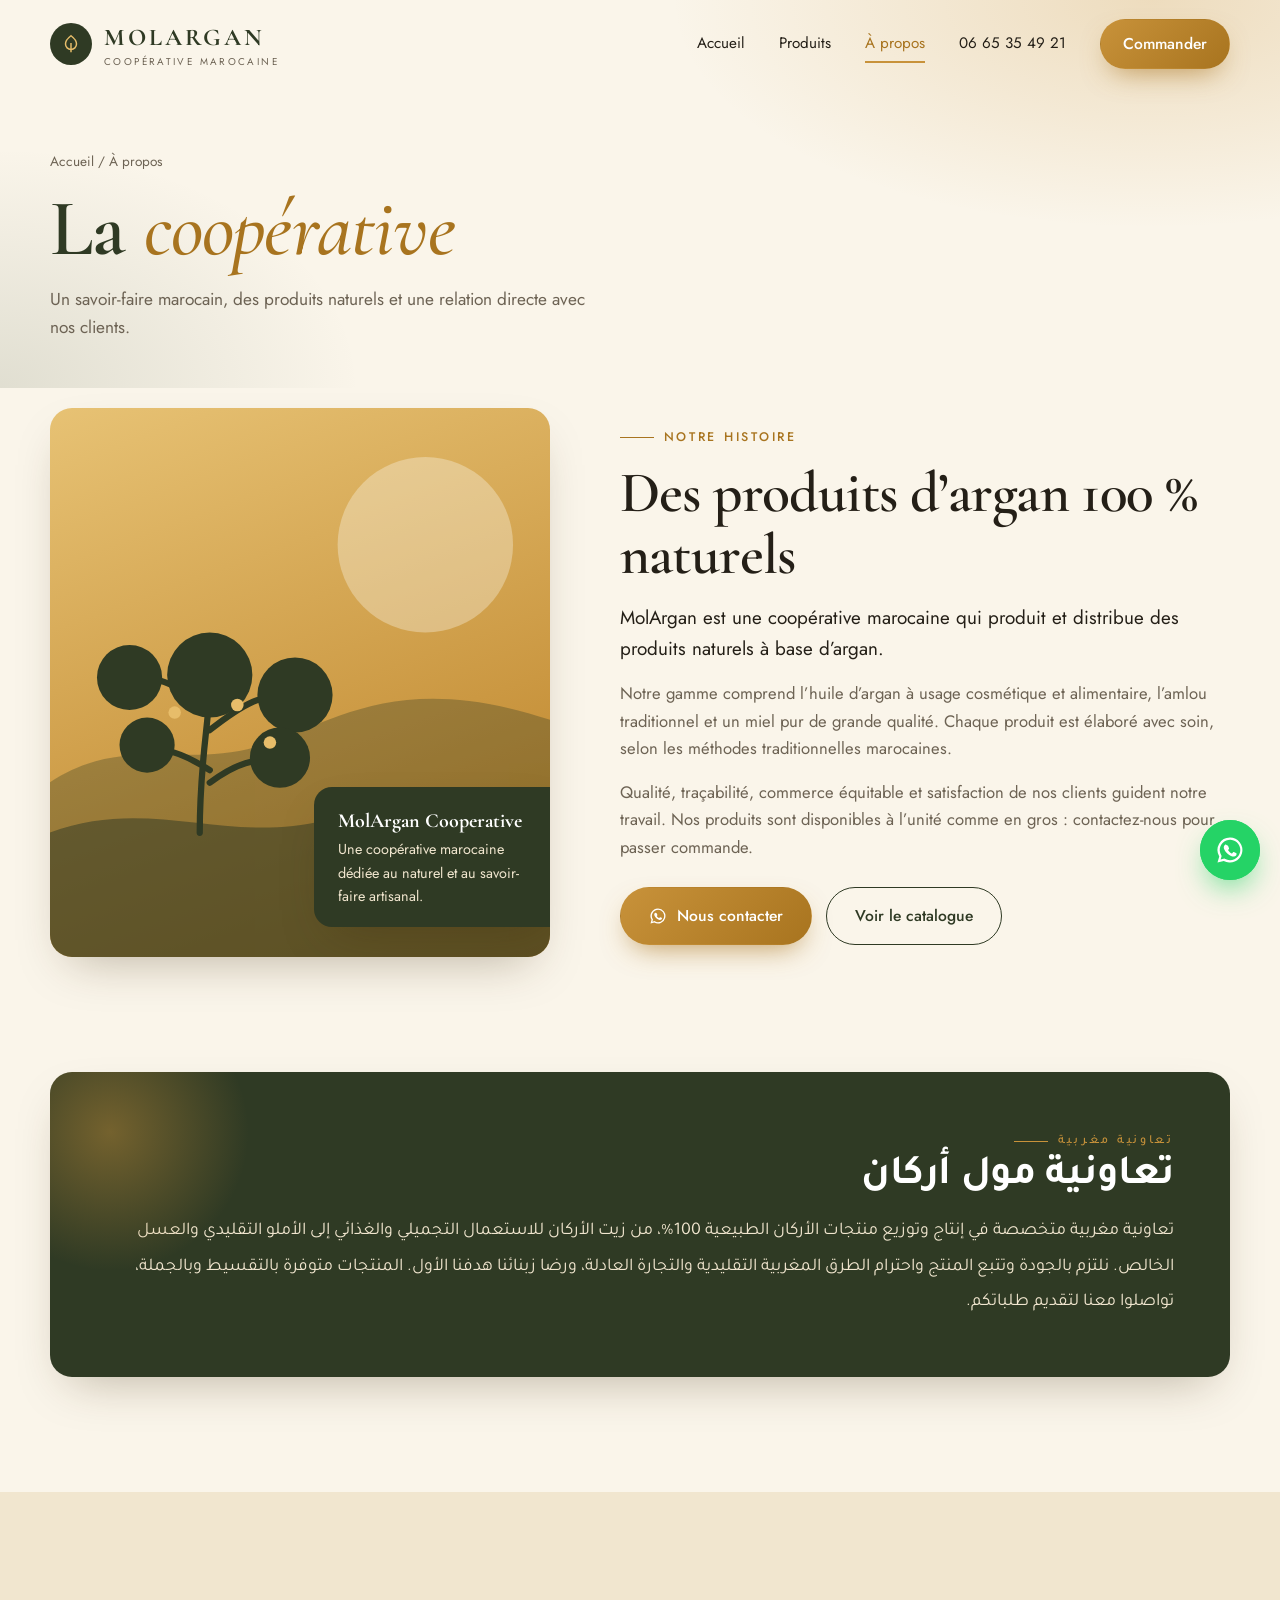
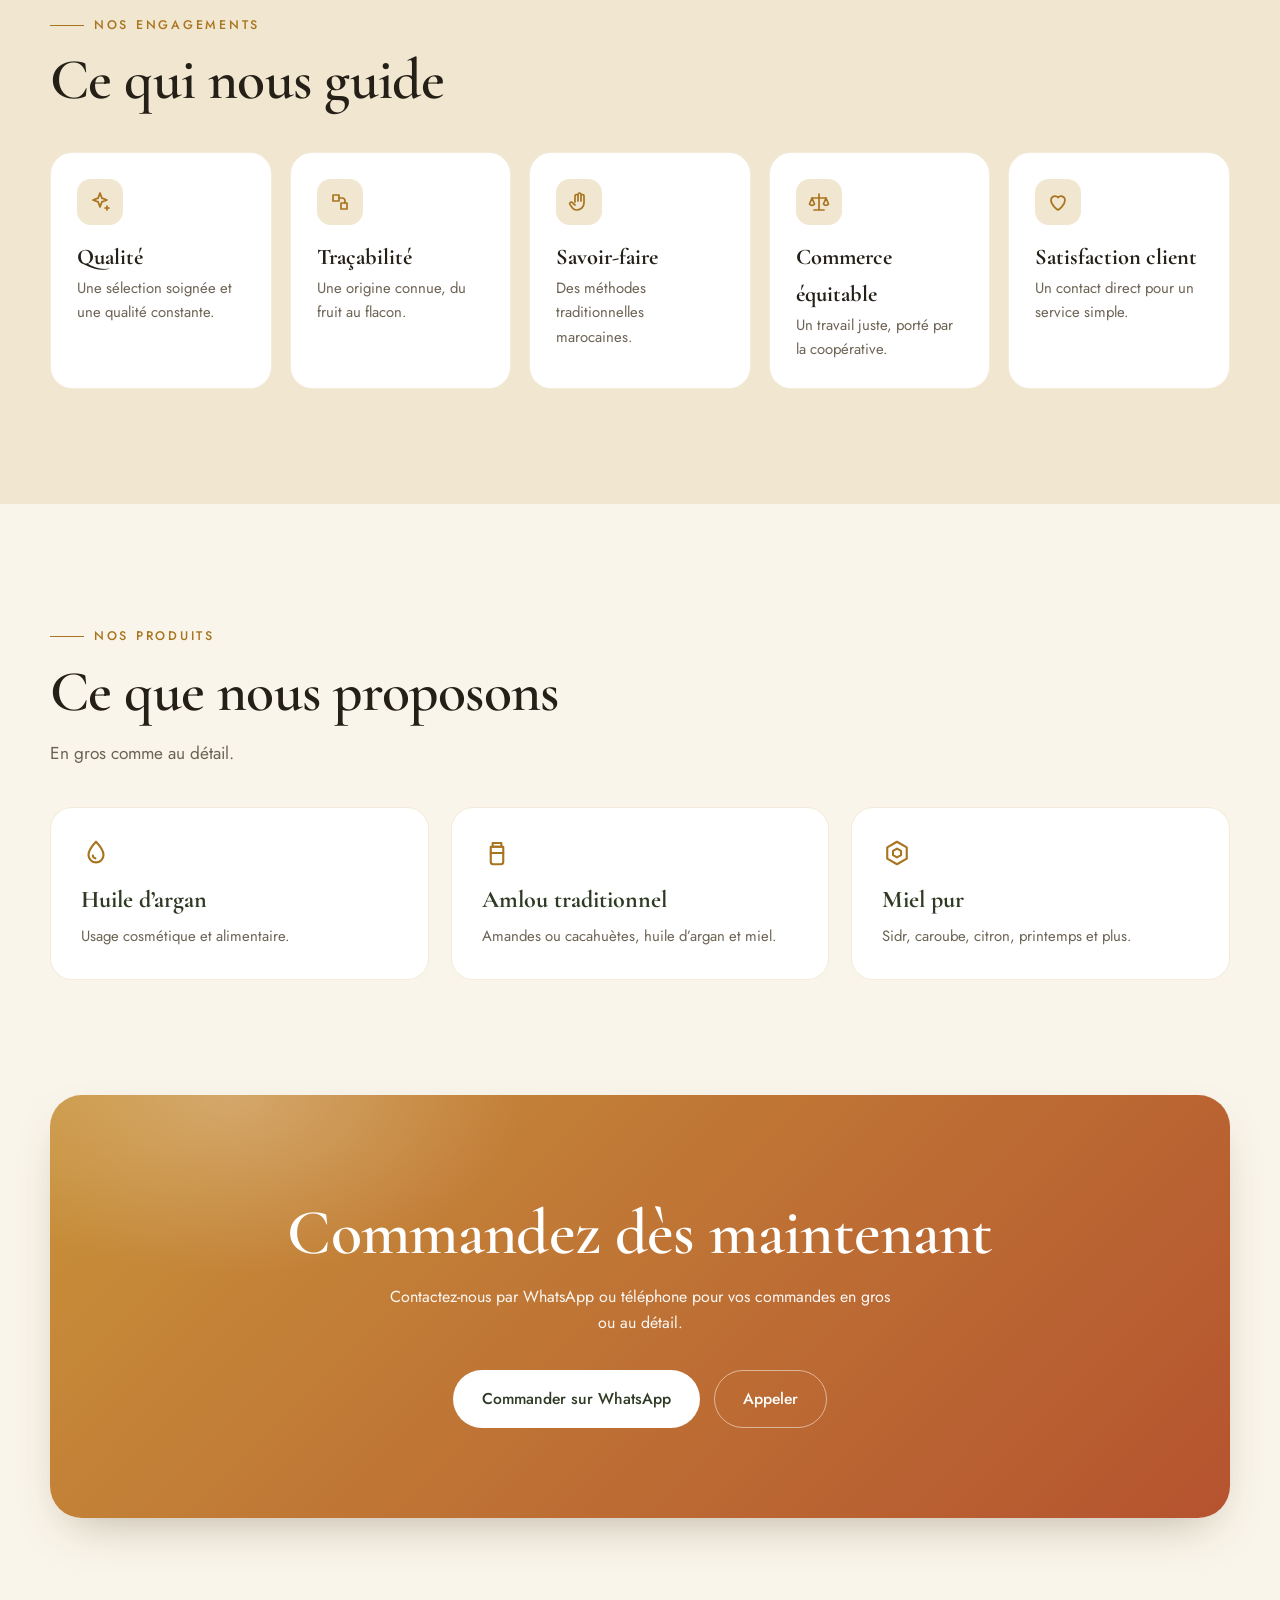
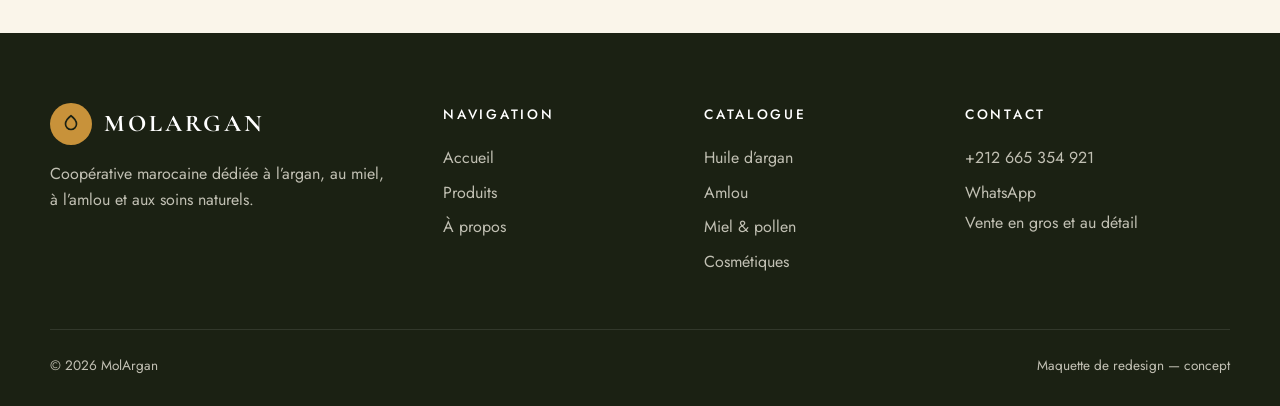
<file: about.html>
<!doctype html>
<html lang="fr">
<head>
<meta charset="utf-8">
<meta name="viewport" content="width=device-width, initial-scale=1, viewport-fit=cover">
<title>À propos — MolArgan</title>
<meta name="description" content="MolArgan, coopérative marocaine : produits d'argan 100&nbsp;% naturels, qualité, traçabilité et commerce équitable.">
<meta name="theme-color" content="#faf5ea">
<link rel="icon" type="image/svg+xml" href="assets/img/favicon.svg">
<link rel="preconnect" href="https://fonts.googleapis.com">
<link rel="preconnect" href="https://fonts.gstatic.com" crossorigin>
<link href="https://fonts.googleapis.com/css2?family=Cormorant+Garamond:ital,wght@0,500;0,600;0,700;1,500&family=Jost:wght@300;400;500;600&family=Tajawal:wght@400;500;700&display=swap" rel="stylesheet">
<link rel="stylesheet" href="assets/css/style.css">
</head>
<body data-page="about">
<script src="assets/js/icons.js"></script>
<div class="progress" id="progress"></div>

<header id="top">
  <div class="wrap nav">
    <a href="index.html" class="logo">
      <span class="logo-mark"><img src="assets/img/leaf-gold.svg" alt=""></span>
      <span><b>MOLARGAN</b><small>Coopérative marocaine</small></span>
    </a>
    <nav class="menu" id="menu" aria-label="Navigation principale">
      <a href="index.html">Accueil</a>
      <a href="produits.html">Produits</a>
      <a href="about.html" class="active">À propos</a>
      <a href="tel:+212665354921">06 65 35 49 21</a>
      <a class="btn btn-gold" href="https://wa.me/212665354921">Commander</a>
    </nav>
  </div>
</header>

<main>
<section class="page-head">
  <div class="wrap">
    <p class="crumb rv"><a href="index.html">Accueil</a> / À propos</p>
    <h1 class="rv" style="--d:.08s">La <em>coopérative</em></h1>
    <p class="lead rv" style="--d:.16s">Un savoir-faire marocain, des produits naturels et une relation directe avec nos clients.</p>
  </div>
</section>

<section>
  <div class="wrap story">
    <div class="visual rv left">
      <img src="assets/img/about-scene.svg" alt="Arganier marocain au coucher du soleil" loading="lazy">
      <div class="badge"><b>MolArgan Cooperative</b>Une coopérative marocaine dédiée au naturel et au savoir-faire artisanal.</div>
    </div>
    <div class="rv right">
      <span class="eyebrow">Notre histoire</span>
      <h2>Des produits d’argan 100&nbsp;% naturels</h2>
      <p class="lead">MolArgan est une coopérative marocaine qui produit et distribue des produits naturels à base d’argan.</p>
      <p>Notre gamme comprend l’huile d’argan à usage cosmétique et alimentaire, l’amlou traditionnel et un miel pur de grande qualité. Chaque produit est élaboré avec soin, selon les méthodes traditionnelles marocaines.</p>
      <p>Qualité, traçabilité, commerce équitable et satisfaction de nos clients guident notre travail. Nos produits sont disponibles à l’unité comme en gros : contactez-nous pour passer commande.</p>
      <div class="cta" style="margin-top:26px"><a class="btn btn-gold" href="https://wa.me/212665354921"><svg class="ic " aria-hidden="true"><use href="#i-wa"/></svg> Nous contacter</a><a class="btn btn-line" href="produits.html">Voir le catalogue</a></div>
    </div>
  </div>
</section>

<section style="padding-top:0">
  <div class="wrap">
    <div class="ar-card rv">
      <span class="eyebrow" style="color:var(--gold);flex-direction:row-reverse">تعاونية مغربية</span>
      <h2>تعاونية مول أركان</h2>
      <p>تعاونية مغربية متخصصة في إنتاج وتوزيع منتجات الأركان الطبيعية 100%، من زيت الأركان للاستعمال التجميلي والغذائي إلى الأملو التقليدي والعسل الخالص. نلتزم بالجودة وتتبع المنتج واحترام الطرق المغربية التقليدية والتجارة العادلة، ورضا زبنائنا هدفنا الأول. المنتجات متوفرة بالتقسيط وبالجملة، تواصلوا معنا لتقديم طلباتكم.</p>
    </div>
  </div>
</section>

<section class="collections">
  <div class="wrap">
    <div class="rv"><span class="eyebrow">Nos engagements</span><h2>Ce qui nous guide</h2></div>
    <div class="vals5">
      <div class="val rv" style="--d:.05s"><i><svg class="ic " aria-hidden="true"><use href="#i-sparkle"/></svg></i><b>Qualité</b><p>Une sélection soignée et une qualité constante.</p></div>
      <div class="val rv" style="--d:.12s"><i><svg class="ic " aria-hidden="true"><use href="#i-trace"/></svg></i><b>Traçabilité</b><p>Une origine connue, du fruit au flacon.</p></div>
      <div class="val rv" style="--d:.19s"><i><svg class="ic " aria-hidden="true"><use href="#i-hand"/></svg></i><b>Savoir-faire</b><p>Des méthodes traditionnelles marocaines.</p></div>
      <div class="val rv" style="--d:.26s"><i><svg class="ic " aria-hidden="true"><use href="#i-scale"/></svg></i><b>Commerce équitable</b><p>Un travail juste, porté par la coopérative.</p></div>
      <div class="val rv" style="--d:.33s"><i><svg class="ic " aria-hidden="true"><use href="#i-heart"/></svg></i><b>Satisfaction client</b><p>Un contact direct pour un service simple.</p></div>
    </div>
  </div>
</section>

<section>
  <div class="wrap">
    <div class="rv"><span class="eyebrow">Nos produits</span><h2>Ce que nous proposons</h2>
    <p class="lead">En gros comme au détail.</p></div>
    <div class="offer">
      <a class="rv" href="produits.html?cat=argan"><svg class="ic " aria-hidden="true"><use href="#i-drop"/></svg><b>Huile d’argan</b><p>Usage cosmétique et alimentaire.</p></a>
      <a class="rv" style="--d:.1s" href="produits.html?cat=amlou"><svg class="ic " aria-hidden="true"><use href="#i-jar"/></svg><b>Amlou traditionnel</b><p>Amandes ou cacahuètes, huile d’argan et miel.</p></a>
      <a class="rv" style="--d:.2s" href="produits.html?cat=miel"><svg class="ic " aria-hidden="true"><use href="#i-honey"/></svg><b>Miel pur</b><p>Sidr, caroube, citron, printemps et plus.</p></a>
    </div>
  </div>
</section>

<section class="cta-band" style="padding-top:0">
  <div class="wrap"><div class="band rv">
    <h2>Commandez dès maintenant</h2>
    <p>Contactez-nous par WhatsApp ou téléphone pour vos commandes en gros ou au détail.</p>
    <div class="cta"><a class="btn btn-light" style="background:#fff;color:var(--olive)" href="https://wa.me/212665354921">Commander sur WhatsApp</a><a class="btn btn-light" href="tel:+212665354921">Appeler</a></div>
  </div></div>
</section>
</main>

<footer>
  <div class="wrap">
    <div class="f-grid">
      <div><a href="index.html" class="logo" style="padding:0"><span class="logo-mark"><img src="assets/img/leaf-dark.svg" alt=""></span><span><b>MOLARGAN</b></span></a>
        <p style="margin-top:16px;max-width:34ch">Coopérative marocaine dédiée à l’argan, au miel, à l’amlou et aux soins naturels.</p></div>
      <div><h4>Navigation</h4><a href="index.html">Accueil</a><a href="produits.html">Produits</a><a href="about.html">À propos</a></div>
      <div><h4>Catalogue</h4><a href="produits.html?cat=argan">Huile d’argan</a><a href="produits.html?cat=amlou">Amlou</a><a href="produits.html?cat=miel">Miel &amp; pollen</a><a href="produits.html?cat=cosmetiques">Cosmétiques</a></div>
      <div><h4>Contact</h4><a href="tel:+212665354921">+212 665 354 921</a><a href="https://wa.me/212665354921">WhatsApp</a><p>Vente en gros et au détail</p></div>
    </div>
    <div class="copy"><span>© 2026 MolArgan</span><span>Maquette de redesign — concept</span></div>
  </div>
</footer>

<nav class="tabbar" aria-label="Navigation mobile">
  <a class="tab" href="index.html"><svg class="ic " aria-hidden="true"><use href="#i-home"/></svg><span>Accueil</span></a>
  <a class="tab" href="produits.html"><svg class="ic " aria-hidden="true"><use href="#i-grid"/></svg><span>Produits</span></a>
  <a class="tab-wa" href="https://wa.me/212665354921" aria-label="Commander sur WhatsApp"><img src="assets/img/whatsapp.svg" alt=""></a>
  <a class="tab active" href="about.html" aria-current="page"><svg class="ic " aria-hidden="true"><use href="#i-info"/></svg><span>À propos</span></a>
  <a class="tab" href="tel:+212665354921"><svg class="ic " aria-hidden="true"><use href="#i-phone"/></svg><span>Appeler</span></a>
</nav>
<a class="float-wa" href="https://wa.me/212665354921" aria-label="WhatsApp"><img src="assets/img/whatsapp.svg" alt=""></a>

<script src="assets/js/main.js" defer></script>
</body>
</html>
</file>
<file: assets/css/style.css>
/* MolArgan — styles */
:root{
  --cream:#faf5ea; --sand:#f1e6cf; --gold:#c8923a; --gold-d:#a8741f;
  --olive:#2f3a24; --olive-2:#46563a; --terra:#b5532f; --ink:#241f17; --muted:#6d6354;
  --radius:22px; --shadow:0 20px 50px -20px rgba(60,40,10,.35);
  --ease:cubic-bezier(.22,.8,.26,1);
}
*{box-sizing:border-box;margin:0;padding:0}
html{scroll-behavior:smooth;scroll-padding-top:84px}
html{overflow-x:hidden}
body{overflow-x:clip;max-width:100%}
section,footer{overflow-x:clip}
body{font-family:'Jost',system-ui,sans-serif;background:var(--cream);color:var(--ink);line-height:1.65;-webkit-font-smoothing:antialiased}
img,svg{max-width:100%;display:block}
.logo-mark img{width:22px;height:22px}
.ic{width:1.15em;height:1.15em;fill:none;stroke:currentColor;stroke-width:1.7;stroke-linecap:round;stroke-linejoin:round;flex:none;vertical-align:-.2em}
.chip .ic{color:var(--gold-d);width:16px;height:16px}
.val i .ic{width:24px;height:24px}
.more .ic{width:16px;height:16px}
.btn .ic{width:18px;height:18px}
.ic.fill{fill:currentColor;stroke:none}
.sig-card li::before{content:"";flex:none;width:14px;height:14px;margin-top:7px;background:url(../img/star-gold.svg) center/contain no-repeat}
.marquee span::after{content:"";display:inline-block;width:14px;height:14px;margin-left:48px;vertical-align:middle;background:url(../img/star-gold.svg) center/contain no-repeat}
.tabbar{display:none}
.float-wa img{width:30px;height:30px}
a{color:inherit;text-decoration:none}
h1,h2,h3{font-family:'Cormorant Garamond',serif;font-weight:600;line-height:1.08;letter-spacing:-.01em}
.wrap{width:min(1180px,100% - 40px);margin-inline:auto}
section{padding:clamp(64px,9vw,120px) 0;position:relative}
.eyebrow{display:inline-flex;align-items:center;gap:10px;font-size:.78rem;letter-spacing:.22em;text-transform:uppercase;color:var(--gold-d);font-weight:500}
.eyebrow::before{content:"";width:34px;height:1px;background:currentColor}
h2{font-size:clamp(2.1rem,4.6vw,3.6rem);margin:14px 0 16px}
.lead{color:var(--muted);font-size:1.08rem;max-width:56ch}
.btn{display:inline-flex;align-items:center;gap:10px;padding:15px 28px;border-radius:999px;font-weight:500;font-size:.98rem;border:1.5px solid transparent;transition:transform .35s var(--ease),box-shadow .35s var(--ease),background .3s,color .3s;cursor:pointer}
.btn:hover{transform:translateY(-3px)}
.btn-gold{background:linear-gradient(135deg,var(--gold),var(--gold-d));color:#fff;box-shadow:0 12px 28px -10px rgba(168,116,31,.7)}
.btn-gold:hover{box-shadow:0 18px 34px -10px rgba(168,116,31,.85)}
.btn-line{border-color:var(--olive);color:var(--olive)}
.btn-line:hover{background:var(--olive);color:var(--cream)}
.btn-light{border-color:rgba(255,255,255,.5);color:#fff}
.btn-light:hover{background:#fff;color:var(--olive)}

/* header */
header{position:fixed;inset:0 0 auto 0;z-index:50;transition:background .4s,box-shadow .4s,padding .4s;padding:18px 0}
header.scrolled{background:rgba(250,245,234,.88);backdrop-filter:blur(14px);-webkit-backdrop-filter:blur(14px);box-shadow:0 6px 30px -18px rgba(0,0,0,.35);padding:10px 0}
.nav{display:flex;align-items:center;justify-content:space-between;gap:20px}
.logo{display:flex;align-items:center;gap:12px}
.logo-mark{width:42px;height:42px;border-radius:50%;background:var(--olive);display:grid;place-items:center}
.logo b{font-family:'Cormorant Garamond',serif;font-size:1.5rem;letter-spacing:.12em;color:var(--olive)}
.logo small{display:block;font-size:.62rem;letter-spacing:.24em;text-transform:uppercase;color:var(--muted);margin-top:-4px}
.menu{display:flex;gap:34px;align-items:center}
.menu a:not(.btn){font-size:.95rem;position:relative;padding:4px 0}
.menu a:not(.btn)::after{content:"";position:absolute;left:0;bottom:-2px;height:1.5px;width:0;background:var(--gold);transition:width .35s var(--ease)}
.menu a:not(.btn):hover::after{width:100%}
.menu .btn{padding:11px 22px}

/* hero */
.hero{min-height:100svh;display:flex;align-items:center;padding:130px 0 80px;background:
 radial-gradient(900px 500px at 85% 20%,rgba(200,146,58,.28),transparent 60%),
 radial-gradient(700px 500px at 0% 100%,rgba(70,86,58,.18),transparent 60%),var(--cream);overflow:hidden}
.hero-grid{display:grid;grid-template-columns:1.1fr .9fr;gap:50px;align-items:center}
.hero h1{font-size:clamp(3.4rem,9vw,7rem);color:var(--olive);margin:18px 0 10px}
.hero h1 em{color:var(--gold-d);font-style:italic;font-weight:500}
.hero .sub{font-family:'Cormorant Garamond',serif;font-style:italic;font-size:clamp(1.3rem,2.6vw,1.8rem);color:var(--terra);margin-bottom:18px}
.hero p.lead{margin-bottom:34px}
.cta{display:flex;flex-wrap:wrap;gap:14px}
.stats{display:flex;gap:34px;flex-wrap:wrap;margin-top:50px;padding-top:28px;border-top:1px solid rgba(47,58,36,.15)}
.stats div b{font-family:'Cormorant Garamond',serif;font-size:2.2rem;color:var(--olive);display:block;line-height:1}
.stats div span{font-size:.85rem;color:var(--muted)}
.stats div b span{font-size:inherit;color:inherit}
.stage{position:relative;aspect-ratio:1/1.05;display:grid;place-items:center}
.ring{position:absolute;border-radius:50%;border:1px dashed rgba(168,116,31,.5);animation:spin 40s linear infinite}
.ring.r1{inset:4%}.ring.r2{inset:16%;animation-duration:28s;animation-direction:reverse;border-style:solid;border-color:rgba(47,58,36,.12)}
.blob{position:absolute;inset:14%;border-radius:46% 54% 60% 40%/50% 42% 58% 50%;background:linear-gradient(145deg,#e7bd6a,#c8923a 55%,#a8741f);animation:morph 12s ease-in-out infinite;box-shadow:var(--shadow)}
.bottle{position:relative;width:46%;height:auto;filter:drop-shadow(0 30px 26px rgba(40,25,5,.35));animation:float 6s ease-in-out infinite}
.chip{position:absolute;background:rgba(255,255,255,.85);backdrop-filter:blur(8px);padding:10px 16px;border-radius:999px;font-size:.82rem;font-weight:500;color:var(--olive);box-shadow:0 12px 26px -12px rgba(0,0,0,.35);display:flex;gap:8px;align-items:center;animation:float 7s ease-in-out infinite}
.chip.c1{top:10%;left:0}.chip.c2{bottom:16%;right:-2%;animation-delay:-2s}.chip.c3{bottom:4%;left:8%;animation-delay:-4s}
@keyframes float{0%,100%{transform:translateY(0)}50%{transform:translateY(-14px)}}
@keyframes spin{to{transform:rotate(360deg)}}
@keyframes morph{0%,100%{border-radius:46% 54% 60% 40%/50% 42% 58% 50%;transform:rotate(0)}50%{border-radius:58% 42% 40% 60%/42% 58% 44% 56%;transform:rotate(12deg)}}

/* marquee */
.marquee{background:var(--olive);color:var(--sand);overflow:hidden;padding:20px 0;white-space:nowrap}
.marquee .track{display:inline-flex;gap:48px;animation:slide 30s linear infinite;font-family:'Cormorant Garamond',serif;font-size:1.6rem;font-style:italic}
@keyframes slide{to{transform:translateX(-50%)}}

/* signature */
.sig-grid{display:grid;grid-template-columns:1fr 1fr;gap:70px;align-items:center}
.sig-card{position:relative;border-radius:var(--radius);background:linear-gradient(160deg,var(--olive),#1f2717);color:var(--sand);padding:clamp(32px,5vw,60px);overflow:hidden;box-shadow:var(--shadow)}
.sig-card::after{content:"";position:absolute;width:320px;height:320px;right:-90px;top:-90px;background:radial-gradient(circle,rgba(200,146,58,.5),transparent 70%)}
.sig-card h3{font-size:2.4rem;color:#fff;margin:8px 0 14px;position:relative}
.sig-card ul{list-style:none;margin:22px 0;position:relative}
.sig-card li{padding:10px 0;border-bottom:1px solid rgba(255,255,255,.12);display:flex;gap:12px}
.values{display:grid;grid-template-columns:1fr 1fr;gap:18px}
.val{background:#fff;border-radius:var(--radius);padding:26px;border:1px solid rgba(200,146,58,.18);transition:transform .45s var(--ease),box-shadow .45s var(--ease)}
.val:hover{transform:translateY(-8px);box-shadow:var(--shadow)}
.val i{font-style:normal;width:46px;height:46px;border-radius:14px;background:var(--sand);color:var(--gold-d);display:grid;place-items:center;font-size:1.3rem;margin-bottom:14px}
.val b{font-family:'Cormorant Garamond',serif;font-size:1.4rem;display:block}
.val p{color:var(--muted);font-size:.93rem}

/* collections */
.collections{background:var(--sand)}
.head{display:flex;justify-content:space-between;align-items:end;gap:30px;flex-wrap:wrap;margin-bottom:50px}
.cols{display:grid;grid-template-columns:repeat(12,1fr);gap:22px}
.card{position:relative;border-radius:var(--radius);overflow:hidden;padding:30px;min-height:270px;display:flex;flex-direction:column;justify-content:flex-end;color:#fff;isolation:isolate;transition:transform .5s var(--ease),box-shadow .5s var(--ease)}
.card::before{content:"";position:absolute;inset:0;z-index:-2;transition:transform .8s var(--ease)}
.card::after{content:"";position:absolute;inset:0;z-index:-1;background:linear-gradient(to top,rgba(20,14,4,.7),transparent 65%)}
.card:hover{transform:translateY(-8px);box-shadow:var(--shadow)}
.card:hover::before{transform:scale(1.12)}
.card .num{position:absolute;top:22px;left:26px;font-size:.78rem;letter-spacing:.2em;opacity:.85}
.card .glyph{position:absolute;top:18px;right:22px;width:72px;height:72px;opacity:.28;fill:none;stroke:#fff;stroke-width:1.1;stroke-linecap:round;stroke-linejoin:round;transition:transform .6s var(--ease),opacity .6s}
.card:hover .glyph{transform:rotate(-12deg) scale(1.15);opacity:.35}
.card h3{font-size:2rem}
.card p{font-size:.95rem;opacity:.92;max-width:34ch;margin:6px 0 14px}
.card .more{font-weight:500;font-size:.9rem;display:inline-flex;gap:8px;transition:gap .3s}
.card:hover .more{gap:16px}
.card.feat{grid-column:span 7;min-height:420px}
.card.feat::before{background:radial-gradient(circle at 70% 25%,#f0c978,#c8923a 45%,#7a4f12)}
.card.feat h3{font-size:clamp(2.2rem,4vw,3.2rem)}
.card.a{grid-column:span 5}.card.a::before{background:linear-gradient(140deg,#7a4a24,#4a2a12)}
.card.b{grid-column:span 4}.card.b::before{background:linear-gradient(140deg,#e0a93a,#9a6a10)}
.card.c{grid-column:span 4}.card.c::before{background:linear-gradient(140deg,#c97a5a,#8a3a1c)}
.card.d{grid-column:span 4}.card.d::before{background:linear-gradient(140deg,#5b6e48,#2f3a24)}

/* about */
.about-grid{display:grid;grid-template-columns:.95fr 1.05fr;gap:70px;align-items:center}
.visual{position:relative;aspect-ratio:1/1.1;border-radius:var(--radius);background:linear-gradient(160deg,#e7c274,#b97d22);overflow:hidden;box-shadow:var(--shadow)}
.visual>img{position:absolute;inset:0;width:100%;height:100%;object-fit:cover}
.badge{position:absolute;right:-14px;bottom:30px;background:var(--olive);color:var(--sand);padding:18px 24px;border-radius:18px 0 0 18px;max-width:250px;font-size:.9rem;box-shadow:var(--shadow)}
.badge b{display:block;font-family:'Cormorant Garamond',serif;font-size:1.25rem;color:#fff}
.steps{margin:30px 0 36px;display:grid;gap:18px}
.step{display:flex;gap:20px;padding:18px 20px;border-radius:18px;background:#fff;border:1px solid rgba(200,146,58,.16);transition:transform .4s var(--ease),border-color .4s}
.step:hover{transform:translateX(8px);border-color:var(--gold)}
.step em{font-family:'Cormorant Garamond',serif;font-style:normal;font-size:2.2rem;color:var(--gold);line-height:1}
.step b{display:block;font-size:1.05rem}
.step span{color:var(--muted);font-size:.93rem}

/* why */
.why{background:var(--olive);color:var(--sand);overflow:hidden}
.why h2{color:#fff}.why .lead{color:rgba(250,245,234,.75)}.why .eyebrow{color:var(--gold)}
.why-grid{display:grid;grid-template-columns:repeat(3,1fr);gap:22px;margin-top:50px}
.quote{padding:34px;border-radius:var(--radius);background:rgba(255,255,255,.06);border:1px solid rgba(255,255,255,.12);transition:transform .45s var(--ease),background .4s}
.quote:hover{transform:translateY(-8px);background:rgba(255,255,255,.1)}
.stars{color:var(--gold);letter-spacing:4px;margin-bottom:16px}
.quote p{font-family:'Cormorant Garamond',serif;font-size:1.35rem;line-height:1.35;color:#fff;margin-bottom:22px}
.quote b{display:block}.quote small{opacity:.7}

/* cta */
.cta-band{padding:0 0 clamp(64px,9vw,120px)}
.band{border-radius:32px;padding:clamp(40px,7vw,90px);text-align:center;color:#fff;background:
 radial-gradient(500px 300px at 15% 0%,rgba(255,255,255,.25),transparent 60%),linear-gradient(135deg,var(--gold),var(--terra));position:relative;overflow:hidden;box-shadow:var(--shadow)}
.band h2{color:#fff;font-size:clamp(2.2rem,5vw,4rem)}
.band p{max-width:52ch;margin:0 auto 34px;opacity:.95}
.band .cta{justify-content:center}

/* footer */
footer{background:#1b2113;color:rgba(250,245,234,.75);padding:70px 0 30px}
.f-grid{display:grid;grid-template-columns:1.6fr 1fr 1fr 1.2fr;gap:40px}
footer h4{color:#fff;font-size:.85rem;letter-spacing:.2em;text-transform:uppercase;margin-bottom:16px;font-weight:500}
footer a{display:block;padding:4px 0;transition:color .3s,transform .3s}footer a:hover{color:var(--gold);transform:translateX(4px)}
footer .logo b{color:#fff}footer .logo-mark{background:var(--gold)}
.copy{border-top:1px solid rgba(255,255,255,.1);margin-top:50px;padding-top:24px;font-size:.85rem;display:flex;justify-content:space-between;flex-wrap:wrap;gap:10px}

/* floating */
.float-wa{position:fixed;right:20px;bottom:20px;z-index:60;width:60px;height:60px;border-radius:50%;background:#25d366;display:grid;place-items:center;box-shadow:0 14px 30px -8px rgba(37,211,102,.7)}
.float-wa::before{content:"";position:absolute;inset:0;border-radius:50%;background:#25d366;z-index:-1;animation:pulse 2.2s ease-out infinite}
@keyframes pulse{0%{transform:scale(1);opacity:.6}100%{transform:scale(1.8);opacity:0}}
.progress{position:fixed;top:0;left:0;height:3px;width:0;background:linear-gradient(90deg,var(--gold),var(--terra));z-index:80}

/* reveal */
.rv{opacity:0;transform:translateY(40px);transition:opacity .9s var(--ease),transform .9s var(--ease);transition-delay:var(--d,0s)}
.rv.in{opacity:1;transform:none}
.rv.left{transform:translateX(-50px)}.rv.right{transform:translateX(50px)}
.rv.left.in,.rv.right.in{transform:none}

/* responsive */
@media(max-width:960px){
  .hero-grid,.sig-grid,.about-grid{grid-template-columns:1fr;gap:44px}
  .stage{max-width:460px;margin-inline:auto;width:100%}
  .why-grid{grid-template-columns:1fr}
  .f-grid{grid-template-columns:1fr 1fr}
  .card.feat,.card.a,.card.b,.card.c,.card.d{grid-column:span 12}
  .card.feat{min-height:340px}
    .badge{right:0}
}
@media(max-width:560px){
  .values{grid-template-columns:1fr}
  .f-grid{grid-template-columns:1fr}
  .stats{gap:22px}
  .chip{font-size:.72rem;padding:8px 12px}
  .btn{padding:14px 22px}
}
/* ===== pages intérieures ===== */
.menu a.active:not(.btn){color:var(--gold-d)}
.menu a.active:not(.btn)::after{width:100%}
html.lock{overflow:hidden}
.page-head{padding:150px 0 46px;background:radial-gradient(800px 380px at 90% 0%,rgba(200,146,58,.25),transparent 60%),radial-gradient(600px 400px at 0% 100%,rgba(70,86,58,.14),transparent 60%),var(--cream)}
.page-head h1{font-size:clamp(2.6rem,6.5vw,5rem);color:var(--olive);margin:14px 0 12px}
.page-head h1 em{color:var(--gold-d);font-weight:500}
.crumb{font-size:.85rem;color:var(--muted)}
.crumb a:hover{color:var(--gold-d)}
.page-head+section{padding-top:20px}

/* ===== catalogue ===== */
.toolbar{position:sticky;top:64px;z-index:30;padding:14px 0;background:rgba(250,245,234,.9);-webkit-backdrop-filter:blur(14px);backdrop-filter:blur(14px);border-bottom:1px solid rgba(200,146,58,.18)}
.toolbar .wrap{display:flex;gap:18px;align-items:center;flex-wrap:wrap}
.search{position:relative;flex:1 1 260px;max-width:380px}
.search .ic{position:absolute;left:16px;top:50%;transform:translateY(-50%);width:18px;height:18px;color:var(--muted);pointer-events:none}
.search input{width:100%;padding:13px 18px 13px 44px;border-radius:999px;border:1.5px solid rgba(47,58,36,.18);background:#fff;font:inherit;font-size:.96rem;color:var(--ink);outline:none;transition:border-color .3s,box-shadow .3s}
.search input:focus{border-color:var(--gold);box-shadow:0 0 0 4px rgba(200,146,58,.18)}
.chips{display:flex;gap:10px;overflow-x:auto;scrollbar-width:none;padding:2px;margin:-2px;flex:1 1 auto}
.chips::-webkit-scrollbar{display:none}
.fchip{flex:none;display:inline-flex;gap:8px;align-items:center;padding:10px 18px;border-radius:999px;border:1.5px solid rgba(47,58,36,.18);background:transparent;font:inherit;font-size:.92rem;font-weight:500;color:var(--olive);cursor:pointer;transition:background .3s,color .3s,border-color .3s,transform .25s}
.fchip em{font-style:normal;font-size:.74rem;padding:2px 8px;border-radius:99px;background:rgba(47,58,36,.09)}
.fchip:hover{border-color:var(--gold)}
.fchip:active{transform:scale(.96)}
.fchip.on{background:var(--olive);color:var(--cream);border-color:var(--olive)}
.fchip.on em{background:rgba(255,255,255,.18)}
.catalog{padding-top:34px!important}
.count{color:var(--muted);font-size:.92rem;margin-bottom:22px}
.grid{display:grid;grid-template-columns:repeat(auto-fill,minmax(250px,1fr));gap:24px}
.pcard{position:relative;background:#fff;border-radius:var(--radius);border:1px solid rgba(200,146,58,.16);overflow:hidden;transition:transform .45s var(--ease),box-shadow .45s var(--ease),opacity .9s var(--ease)}
.pcard:hover{transform:translateY(-8px);box-shadow:var(--shadow)}
.pmain{display:block;width:100%;text-align:left;background:none;border:0;font:inherit;color:inherit;cursor:pointer;padding:0}
.pimg,.mimg{position:relative;display:block;aspect-ratio:1/1;overflow:hidden;background:linear-gradient(145deg,#f1e6cf,#e7c274)}
.pimg img{width:100%;height:100%;object-fit:cover;transition:transform .8s var(--ease)}
.pcard:hover .pimg img{transform:scale(1.08)}
.noimg img{display:none}
.noimg::after{content:"";position:absolute;inset:0;background:url(../img/leaf-gold.svg) center/34% no-repeat;opacity:.5}
.ptag{position:absolute;top:12px;left:12px;font-size:.72rem;font-weight:500;letter-spacing:.04em;padding:5px 12px;border-radius:99px;background:rgba(255,255,255,.9);color:var(--olive);-webkit-backdrop-filter:blur(6px);backdrop-filter:blur(6px)}
.ptag.solid{position:static;display:inline-block;align-self:flex-start;background:var(--sand)}
.pbody{display:block;padding:18px 20px 22px}
.pname{display:block;font-family:'Cormorant Garamond',serif;font-weight:600;font-size:1.32rem;line-height:1.15;color:var(--olive);padding-right:46px}
.pdesc{display:-webkit-box;-webkit-line-clamp:2;-webkit-box-orient:vertical;overflow:hidden;color:var(--muted);font-size:.9rem;margin:8px 0 12px}
.pprice{display:block;font-size:.85rem;color:var(--muted)}
.pprice.has{font-weight:600;font-size:1rem;color:var(--gold-d)}
.pwa{position:absolute;right:14px;bottom:16px;width:42px;height:42px;border-radius:50%;display:grid;place-items:center;background:#25d366;color:#fff;box-shadow:0 10px 20px -8px rgba(37,211,102,.8);transition:transform .3s var(--ease)}
.pwa:hover{transform:scale(1.12) rotate(-6deg)}
.pwa .ic{width:21px;height:21px}
.empty{text-align:center;padding:60px 20px;color:var(--muted)}
.empty b{display:block;font-family:'Cormorant Garamond',serif;font-size:1.8rem;color:var(--olive);margin-bottom:6px}
.empty .btn{margin-top:18px}
.empty[hidden]{display:none}

/* ===== fenêtre de détails ===== */
.pmodal{border:0;padding:0;background:var(--cream);color:var(--ink);width:min(900px,calc(100% - 32px));max-height:min(86vh,720px);margin:auto;border-radius:28px;overflow:auto;box-shadow:0 40px 90px -20px rgba(0,0,0,.55)}
.pmodal[open]{display:grid;grid-template-columns:1fr 1fr;animation:pop .45s var(--ease)}
.pmodal::backdrop{background:rgba(27,33,19,.6);-webkit-backdrop-filter:blur(6px);backdrop-filter:blur(6px);animation:fade .35s}
.mimg{aspect-ratio:auto;min-height:100%;border-radius:0}
.mimg img{position:absolute;inset:0;width:100%;height:100%;object-fit:cover}
.minfo{padding:clamp(26px,4vw,44px);display:flex;flex-direction:column;gap:14px}
.minfo h2{font-size:clamp(1.8rem,3.4vw,2.5rem);margin:0;color:var(--olive)}
.mprice{color:var(--muted);font-size:.95rem}
.mprice.has{font-family:'Cormorant Garamond',serif;font-size:1.8rem;font-weight:600;color:var(--gold-d)}
.mdesc{color:var(--muted)}
.mlabel{display:block;font-size:.78rem;letter-spacing:.16em;text-transform:uppercase;color:var(--olive);margin-bottom:10px;font-weight:500}
.mchips{display:flex;flex-wrap:wrap;gap:8px}
.mchip{padding:9px 16px;border-radius:99px;border:1.5px solid rgba(47,58,36,.2);background:#fff;font:inherit;font-size:.9rem;cursor:pointer;color:var(--olive);transition:.25s}
.mchip:hover{border-color:var(--gold)}
.mchip.on{background:var(--olive);border-color:var(--olive);color:var(--cream)}
.mmeta{display:flex;align-items:center;gap:10px;font-size:.88rem;color:var(--muted)}
.mmeta .ic{color:var(--gold-d)}
.mwa{margin-top:auto;justify-content:center;background:linear-gradient(135deg,#2bd56f,#1da851);box-shadow:0 14px 28px -10px rgba(37,211,102,.7)}
.mwa .ic{width:20px;height:20px}
.mclose{position:absolute;top:14px;right:14px;z-index:3;width:42px;height:42px;border-radius:50%;border:0;background:rgba(255,255,255,.92);color:var(--olive);display:grid;place-items:center;cursor:pointer;box-shadow:0 8px 18px -8px rgba(0,0,0,.4);transition:transform .3s var(--ease)}
.mclose:hover{transform:rotate(90deg)}
.mclose:focus-visible,.mchip:focus-visible,.fchip:focus-visible{outline:2px solid var(--gold);outline-offset:2px}
@keyframes pop{from{opacity:0;transform:translateY(24px) scale(.96)}to{opacity:1;transform:none}}
@keyframes sheet{from{transform:translateY(100%)}to{transform:none}}
@keyframes fade{from{opacity:0}to{opacity:1}}

/* ===== À propos ===== */
.story{display:grid;grid-template-columns:.9fr 1.1fr;gap:70px;align-items:center}
.story p{color:var(--muted);margin-bottom:16px;font-size:1.04rem}
.story .lead{font-size:1.18rem;color:var(--ink)}
.ar-card{direction:rtl;text-align:right;font-family:'Tajawal',system-ui,sans-serif;background:var(--olive);color:var(--sand);border-radius:var(--radius);padding:clamp(28px,5vw,56px);position:relative;overflow:hidden;box-shadow:var(--shadow)}
.ar-card::after{content:"";position:absolute;left:-80px;top:-80px;width:280px;height:280px;background:radial-gradient(circle,rgba(200,146,58,.45),transparent 70%)}
.ar-card h2{font-family:'Tajawal',sans-serif;font-weight:700;color:#fff;font-size:clamp(1.8rem,4vw,2.6rem);margin:0 0 14px;position:relative}
.ar-card p{font-size:1.12rem;line-height:2;position:relative}
.vals5{display:grid;grid-template-columns:repeat(auto-fit,minmax(200px,1fr));gap:18px;margin-top:40px}
.offer{display:grid;grid-template-columns:repeat(3,1fr);gap:22px;margin-top:40px}
.offer a{display:block;padding:30px;border-radius:var(--radius);background:#fff;border:1px solid rgba(200,146,58,.18);transition:transform .45s var(--ease),box-shadow .45s var(--ease)}
.offer a:hover{transform:translateY(-8px);box-shadow:var(--shadow)}
.offer .ic{width:30px;height:30px;color:var(--gold-d)}
.offer b{display:block;font-family:'Cormorant Garamond',serif;font-size:1.5rem;margin:12px 0 4px;color:var(--olive)}
.offer p{color:var(--muted);font-size:.93rem}
.sel-head{display:flex;justify-content:space-between;align-items:end;flex-wrap:wrap;gap:20px;margin-bottom:40px}

@media(max-width:960px){
  .story{grid-template-columns:1fr;gap:40px}
  .offer{grid-template-columns:1fr}
  .toolbar{top:58px}
  .pmodal{width:100%;max-width:100%;max-height:92dvh;margin:auto 0 0;border-radius:28px 28px 0 0}
  .pmodal[open]{grid-template-columns:1fr;animation:sheet .5s var(--ease)}
  .mimg{aspect-ratio:4/3;min-height:0}
  .mwa{position:sticky;bottom:14px}
  .page-head{padding-top:120px}
}
@media(max-width:560px){
  .grid{grid-template-columns:1fr 1fr;gap:12px}
  .pbody{padding:12px 12px 52px}
  .pname{font-size:1.1rem;padding-right:0}
  .pdesc{-webkit-line-clamp:2;font-size:.8rem;margin:6px 0 8px}
  .pwa{width:38px;height:38px;right:10px;bottom:10px}
  .ptag{top:8px;left:8px;font-size:.66rem;padding:4px 9px}
  .search{max-width:none}
  .toolbar .wrap{gap:10px}
}

/* mobile app-style tab bar */
@media(max-width:960px){
  .rv.left,.rv.right{transform:translateY(40px)}
  .rv.left.in,.rv.right.in{transform:none}
  .menu,.float-wa{display:none}
  body{padding-bottom:104px}
  .tabbar{display:flex;align-items:center;justify-content:space-around;position:fixed;left:12px;right:12px;bottom:calc(10px + env(safe-area-inset-bottom));z-index:70;padding:8px 6px;border-radius:28px;background:rgba(255,255,255,.9);-webkit-backdrop-filter:blur(18px);backdrop-filter:blur(18px);border:1px solid rgba(200,146,58,.22);box-shadow:0 16px 40px -12px rgba(40,25,5,.5)}
  .tab{flex:1;display:flex;flex-direction:column;align-items:center;gap:3px;padding:7px 0 5px;font-size:.68rem;font-weight:500;color:var(--muted);position:relative;-webkit-tap-highlight-color:transparent;transition:color .3s,transform .2s}
  .tab .ic{width:23px;height:23px;transition:transform .35s var(--ease)}
  .tab:active{transform:scale(.92)}
  .tab.active{color:var(--olive)}
  .tab.active .ic{transform:translateY(-2px);stroke:var(--gold-d)}
  .tab.active::after{content:"";position:absolute;bottom:-3px;width:18px;height:3px;border-radius:3px;background:var(--gold)}
  .tab-wa{flex:none;width:60px;height:60px;margin:-34px 4px 0;border-radius:50%;display:grid;place-items:center;background:#25d366;border:4px solid var(--cream);box-shadow:0 12px 24px -8px rgba(37,211,102,.8);transition:transform .2s}
  .tab-wa:active{transform:scale(.92)}
  .tab-wa img{width:28px;height:28px}
}
@media(prefers-reduced-motion:reduce){
  *,*::before,*::after{animation:none!important;transition:none!important}
  .rv{opacity:1;transform:none}
}
</file>
